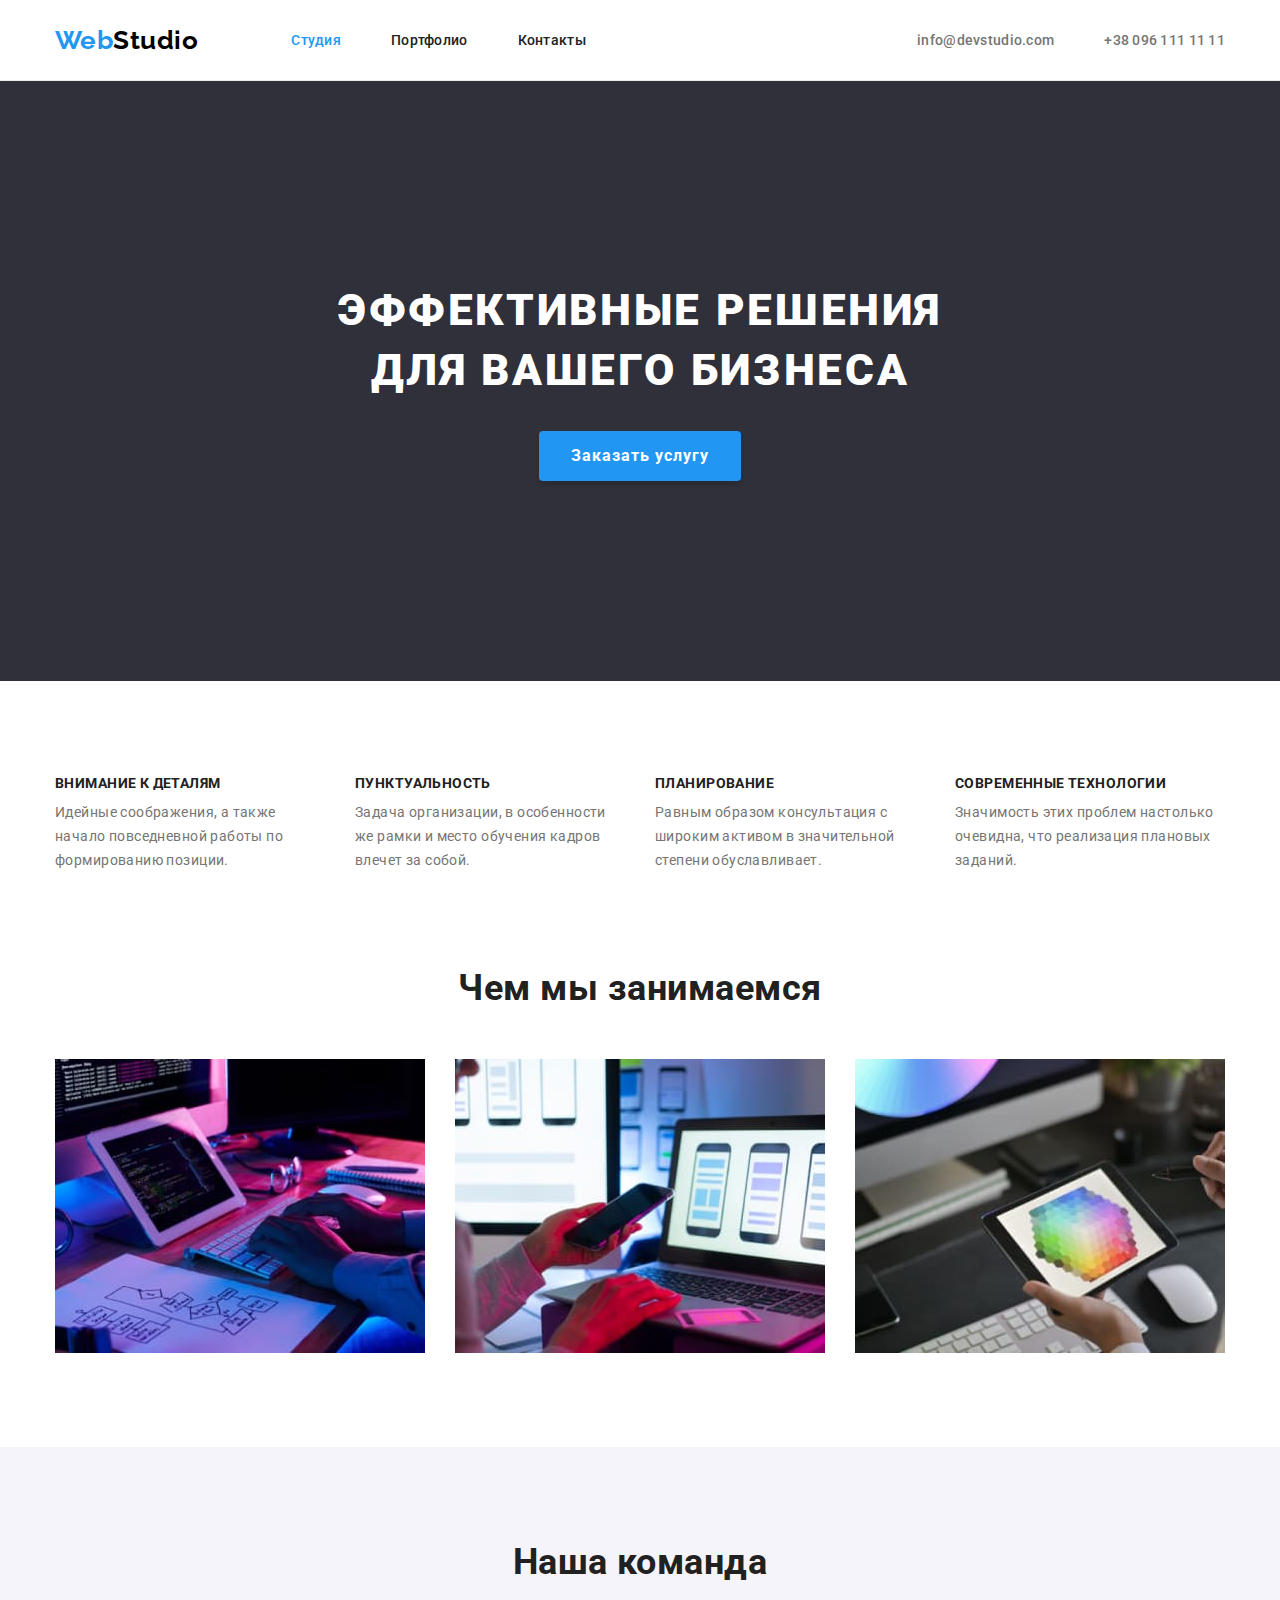
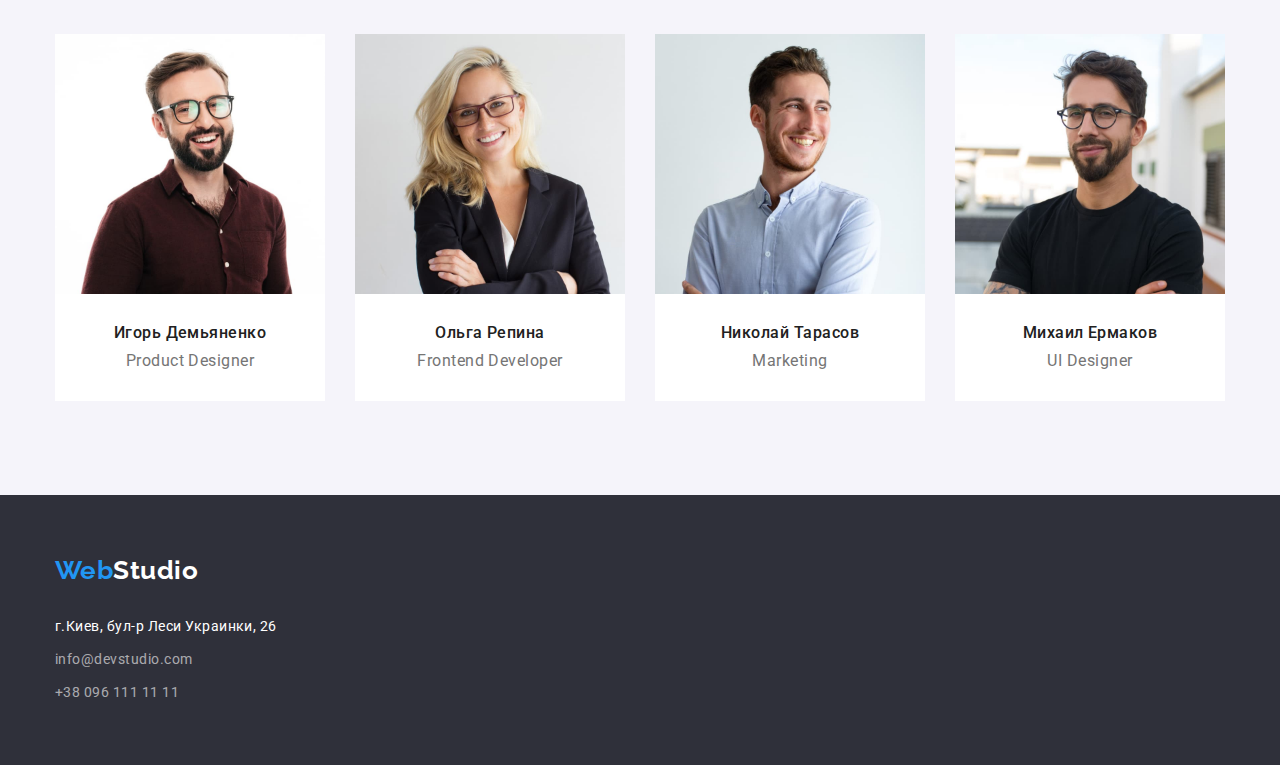
<file: index.html>
<!DOCTYPE html>

<html lang="ru">

<head>
    <meta charset="UTF-8">
    <meta http-equiv="X-UA-Compatible" content="IE=edge">
    <meta name="viewport" content="width=device-width, initial-scale=1.0">
    <title>Студия</title>
    <link rel="preconnect" href="https://fonts.googleapis.com">
    <link rel="preconnect" href="https://fonts.gstatic.com" crossorigin>
    <link href="https://fonts.googleapis.com/css2?family=Raleway:wght@700&family=Roboto:wght@400;500;700;900&display=swap"
        rel="stylesheet">
    <link rel="stylesheet" href="https://cdnjs.cloudflare.com/ajax/libs/modern-normalize/1.1.0/modern-normalize.min.css">
    <link rel="stylesheet" href="./css/styles.css">
</head>

<body>

    <!-- ================= Шапка ================ -->
    <header class="header">
        <div class="container header-container">

            <!-- Навигация -->
            <nav class="nav">
                <a href="./index.html" class="logo link"><span class="accent">Web</span>Studio</a>
                <ul class="site-nav list">
                    <li class="list-item"><a class="link current" href="./index.html">Студия</a></li>
                    <li class="list-item"><a class="link" href="./portfolio.html">Портфолио</a></li>
                    <li class="list-item"><a class="link" href="./contacts.html">Контакты</a></li>
                </ul>
            </nav>

            <!-- Контакты в Шапке -->
            <ul class="header-contact list">
                <li class="list-item"><a class="link" href="mailto:info@devstudio.com">info@devstudio.com</a></li>
                <li class="list-item"><a class="link" href="tel:+380961111111">+38 096 111 11 11</a></li>           
            </ul>

        </div>
    </header>
    <!-- =============== Конец Шапка ============== -->

    <main>
        <!--================ Герой ===================-->
        <section class="section-hero">
            <div class="container">
                <h1 class="hero-title">Эффективные решения для вашего бизнеса</h1>
                <button type="button" class="button">Заказать услугу</button>
            </div>
        </section>
        <!--============== Конец Герой ==============-->

        <!--============== Особенности ==============-->
        <section class="section-feature section">
            <div class="container">
                <h2 class="visually-hidden">Особенности</h2>
                <ul class="feature-list list">
                    <li class="feature-list-item">
                        <h3 class="feature-title title">Внимание к деталям</h3>
                        <p class="feature-paragraf">Идейные соображения, а также начало повседневной работы по формированию позиции.</p>
                    </li>
                
                    <li class="feature-list-item">
                        <h3 class="feature-title title">Пунктуальность</h3>
                        <p class="feature-paragraf">Задача организации, в особенности же рамки и место обучения кадров влечет за собой.</p>
                    </li>
                
                    <li class="feature-list-item">
                        <h3 class="feature-title title">Планирование</h3>
                        <p class="feature-paragraf">Равным образом консультация с широким активом в значительной степени обуславливает.</p>
                    </li>
                
                    <li class="feature-list-item">
                        <h3 class="feature-title title">Современные технологии</h3>
                        <p class="feature-paragraf">Значимость этих проблем настолько очевидна, что реализация плановых заданий.</p>
                    </li>
                </ul>
            </div>
        </section>
        <!--============ Конец Особенности ============-->

        <!--=========== Чем мы занимаемся =============-->
        <section class="section-opportunity section">
            <div class="container">
                <h2 class="opportunity-title title">Чем мы занимаемся</h2>
                <ul class="opportunity-list list">
                    <li class="opportunity-list-item"><img src="./images/box_1.jpg" alt="Верстка" width="370"></li>
                    <li class="opportunity-list-item"><img src="./images/box_2.jpg" alt="Приложения" width="370"></li>
                    <li class="opportunity-list-item"><img src="./images/box_3.jpg" alt="Дизайн" width="370"></li>
                </ul>
            </div>
        </section>
        <!--======== Конец Чем мы занимаемся =========-->

        <!--============ Наша команда ================-->
        <section class="section-team section">
            <div class="container">
                <h2 class="team-title title">Наша команда</h2>
                <ul class="team-list list">
                    <li class="team-list-item">
                        <img src="./images/team_card_1.jpg" alt="Проектировщик" width="270">
                        <div class="team-list-content">
                            <h3 class="team-persona title">Игорь Демьяненко</h3>
                            <p class="team-profession">Product Designer</p>
                        </div>
                    </li>
                
                    <li class="team-list-item">
                        <img src="./images/team_card_2.jpg" alt="Разработчик" width="270">
                        <div class="team-list-content">
                            <h3 class="team-persona title">Ольга Репина</h3>
                            <p class="team-profession">Frontend Developer</p>
                        </div>
                    </li>
                
                    <li class="team-list-item">
                        <img src="./images/team_card_3.jpg" alt="Маркетолог" width="270">
                        <div class="team-list-content">
                            <h3 class="team-persona title">Николай Тарасов</h3>
                            <p class="team-profession">Marketing</p>
                        </div>
                    </li>
                
                    <li class="team-list-item">
                        <img src="./images/team_card_4.jpg" alt="Дизайнер" width="270">
                        <div class="team-list-content">
                            <h3 class="team-persona title">Михаил Ермаков</h3>
                            <p class="team-profession">UI Designer</p>
                        </div>
                    </li>
                </ul>
            </div>
        </section>
        <!--========== Конец Наша команда =============-->

    </main>

    <!--=================== Подвал ====================-->
    <footer class="footer">
        <div class="container">
            <a href="./index.html" class="logo link"><span class="accent">Web</span>Studio</a>
            <address class="footer-contact">
                <ul class="list">
                    <li class="list-item">
                        <a class="link" href="https://goo.gl/maps/2K6fqJcFHeFauVWUA" target="_blank" rel="noopener noreferrer">г.Киев, бул-р Леси Украинки, 26</a>
                    </li>
                    <li class="list-item">
                        <a class="link link-dark" href="mailto:info@devstudio.com">info@devstudio.com</a>
                    </li>
                    <li class="list-item">
                        <a class="link link-dark" href="tel:+380961111111">+38 096 111 11 11</a>
                    </li>
                </ul>
            </address>
        </div>
    </footer>
    <!--================= Конец Подвал ================-->
</body>
</html>
</file>
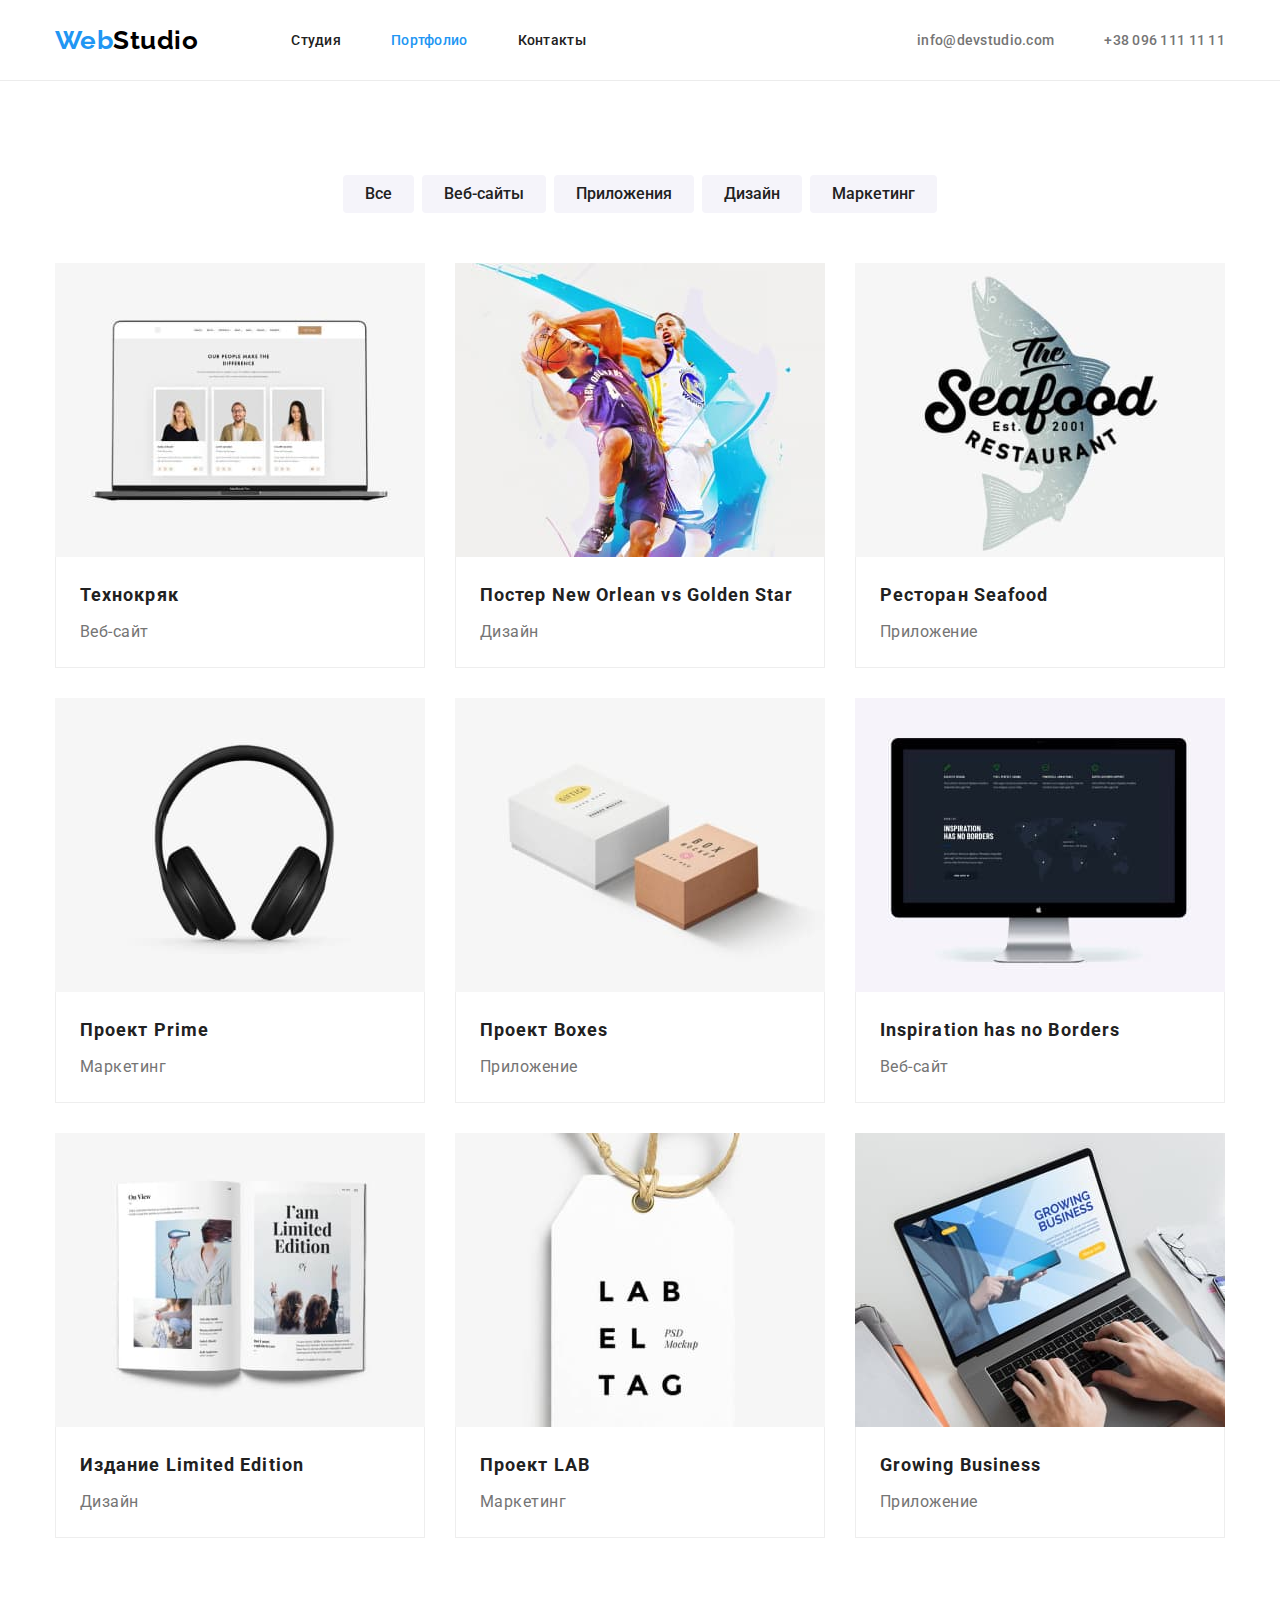
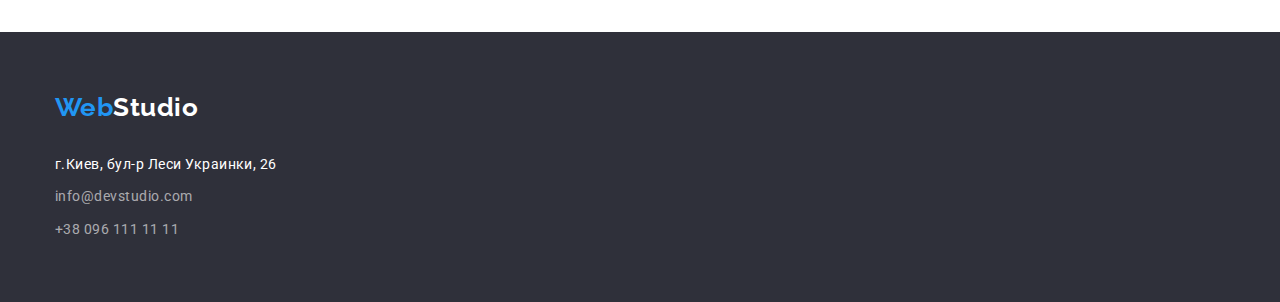
<file: portfolio.html>
<!DOCTYPE html>

<html lang="ru">

<head>
    <meta charset="UTF-8">
    <meta http-equiv="X-UA-Compatible" content="IE=edge">
    <meta name="viewport" content="width=device-width, initial-scale=1.0">
    <title>Портфолио</title>
    <link rel="preconnect" href="https://fonts.googleapis.com">
    <link rel="preconnect" href="https://fonts.gstatic.com" crossorigin>
    <link href="https://fonts.googleapis.com/css2?family=Raleway:wght@700&family=Roboto:wght@400;500;700;900&display=swap"
        rel="stylesheet">
    <link rel="stylesheet" href="https://cdnjs.cloudflare.com/ajax/libs/modern-normalize/1.1.0/modern-normalize.min.css">
    <link rel="stylesheet" href="./css/styles.css">
</head>

<body>

    <!-- ================= Шапка ================ -->
    <header class="header">
        <div class="container header-container">
    
            <!-- Навигация -->
            <nav class="nav">
                <a href="./index.html" class="logo link"><span class="accent">Web</span>Studio</a>
                <ul class="site-nav list">
                    <li class="list-item"><a class="link" href="./index.html">Студия</a></li>
                    <li class="list-item"><a class="link current" href="./portfolio.html">Портфолио</a></li>
                    <li class="list-item"><a class="link" href="./contacts.html">Контакты</a></li>
                </ul>
            </nav>
    
            <!-- Контакты в Шапке -->
            <ul class="header-contact list">
                <li class="list-item"><a class="link" href="mailto:info@devstudio.com">info@devstudio.com</a></li>
                <li class="list-item"><a class="link" href="tel:+380961111111">+38 096 111 11 11</a></li>
            </ul>
    
        </div>
    </header>
    <!-- =============== Конец Шапка ============== -->

    <main>
        <!--============= Портфолио ================-->
        <section class="section-portfolio section">
            <div class="container">
                <!-- Скрытый заголовок -->
                <h1 class="visually-hidden">Портфолио</h1>
                
                <!-- Кнопки фильтра -->
                <ul class="filter-list list">
                    <li class="filter-list-item"> <button type="button" class="portfolio-filter-button button">Все</button> </li>
                    <li class="filter-list-item"> <button type="button" class="portfolio-filter-button button">Веб-сайты</button> </li>
                    <li class="filter-list-item"> <button type="button" class="portfolio-filter-button button">Приложения</button> </li>
                    <li class="filter-list-item"> <button type="button" class="portfolio-filter-button button">Дизайн</button> </li>
                    <li class="filter-list-item"> <button type="button" class="portfolio-filter-button button">Маркетинг</button> </li>
                </ul>
                <!-- Конец Кнопки фильтра -->
                
                <!-- Карточки Проектов-->
                <ul class="project-list list">
                    <li class="project-list-item">
                        <a href="" class="link">
                            <img src="./images/project_1.jpg" alt="Технокряк" width="370">
                            <div class="project-card-text">
                                <h2 class="project-title title">Технокряк</h2>
                                <p class="project-descriptor">Веб-сайт</p>
                            </div>
                        </a>
                    </li>
                
                    <li class="project-list-item">
                        <a href="" class="link">
                            <img src="./images/project_2.jpg" alt="Постер New Orlean vs Golden Star" width="370">
                            <div class="project-card-text">
                                <h2 class="project-title title">Постер New Orlean vs Golden Star</h2>
                                <p class="project-descriptor">Дизайн</p>
                            </div>
                        </a>
                
                    </li>
                
                    <li class="project-list-item">
                        <a href="" class="link">
                            <img src="./images/project_3.jpg" alt="Ресторан Seafood" width="370">
                            <div class="project-card-text">
                                <h2 class="project-title title">Ресторан Seafood</h2>
                                <p class="project-descriptor">Приложение</p>
                            </div>
                        </a>
                    </li>
                
                    <li class="project-list-item">
                        <a href="" class="link">
                            <img src="./images/project_4.jpg" alt="Проект Prime" width="370">
                            <div class="project-card-text">
                                <h2 class="project-title title">Проект Prime</h2>
                                <p class="project-descriptor">Маркетинг</p>
                            </div>
                        </a>
                    </li>
                
                    <li class="project-list-item">
                        <a href="" class="link">
                            <img src="./images/project_5.jpg" alt="Проект Boxes" width="370">
                            <div class="project-card-text">
                                <h2 class="project-title title">Проект Boxes</h2>
                                <p class="project-descriptor">Приложение</p>
                            </div>
                        </a>
                    </li>
                
                    <li class="project-list-item">
                        <a href="" class="link">
                            <img src="./images/project_6.jpg" alt="Inspiration has no Borders" width="370">
                            <div class="project-card-text">
                                <h2 class="project-title title">Inspiration has no Borders</h2>
                                <p class="project-descriptor">Веб-сайт</p>
                            </div>
                        </a>
                    </li>
                
                    <li class="project-list-item">
                        <a href="" class="link">
                            <img src="./images/project_7.jpg" alt="Издание Limited Edition" width="370">
                            <div class="project-card-text">
                                <h2 class="project-title title">Издание Limited Edition</h2>
                                <p class="project-descriptor">Дизайн</p>
                            </div>
                        </a>
                    </li>
                
                    <li class="project-list-item">
                        <a href="" class="link">
                            <img src="./images/project_8.jpg" alt="Проект LAB" width="370">
                            <div class="project-card-text">
                                <h2 class="project-title title">Проект LAB</h2>
                                <p class="project-descriptor">Маркетинг</p>
                            </div>
                        </a>
                    </li>
                
                    <li class="project-list-item">
                        <a href="" class="link">
                            <img src="./images/project_9.jpg" alt="Growing Business" width="370">
                            <div class="project-card-text">
                                <h2 class="project-title title">Growing Business</h2>
                                <p class="project-descriptor">Приложение</p>
                            </div>
                        </a>
                    </li>
                </ul>
                <!-- Конец Карточки Проектов-->
                </section>

                <!--=========== Конец Портфолио ==============-->
            </div>
    </main>
    
    <!--=================== Подвал ====================-->
    <footer class="footer">
        <div class="container">
            <a href="./index.html" class="logo link"><span class="accent">Web</span>Studio</a>
            <address class="footer-contact">
                <ul class="list">
                    <li class="list-item">
                        <a class="link" href="https://goo.gl/maps/2K6fqJcFHeFauVWUA" target="_blank"
                            rel="noopener noreferrer">г.Киев, бул-р Леси Украинки, 26</a>
                    </li>
                    <li class="list-item">
                        <a class="link link-dark" href="mailto:info@devstudio.com">info@devstudio.com</a>
                    </li>
                    <li class="list-item">
                        <a class="link link-dark" href="tel:+380961111111">+38 096 111 11 11</a>
                    </li>
                </ul>
            </address>
        </div>
    </footer>
    <!--================= Конец Подвал ================-->
</body>
</html>
</file>
<file: css/styles.css>
:root {
  /* Палитра цветов */
  /* цвет текст*/
  --primary-text-color: #757575;
  --alt-text-color: #212121;
  --hero-text-color: #ffffff;

  /* цвет лого */
  --logo-header-color: #000000;
  --logo-footer-color: #ffffff;

  /* цвет акцент */
  --accent-color: #2196f3;
  --accent-color-hover-hero-button: #188ce8;

  /* цвет кнопка */
  --active-button-text-color: #ffffff;
  --passive-button-bg-color: #f5f4fa;

  /* цвет фон */
  --primary-bg-color: #ffffff;
  --hero-bg-color: #2f303a;
  --team-bg-color: #f5f4fa;
  --footer-bg-color: #2f303a;

  /* цвет рамка */
  --header-border-color: #ececec;
  --portfolio-card-border-color: #eeeeee;

  /* Расстояние между элементами в сетке */
  --gap: 30px;
}

body {
  background-color: var(--primary-bg-color);
  color: var(--primary-text-color);

  font-family: 'Roboto', sans-serif;

  letter-spacing: 0.03em;
}

/* html {
  box-sizing: border-box;
}

*,
*::before,
*::after {
  box-sizing: inherit;
} */

/* ========== Сброс от Преподавателя ======== */
h1,
h2,
h3,
h4,
h5,
h6,
p {
  margin-top: 0;
  margin-bottom: 0;
}

ul,
ol {
  margin-top: 0;
  margin-bottom: 0;
  padding-left: 0;
}

img {
  display: block;
  max-width: 100%;
}

.list {
  list-style: none;
}

.link {
  text-decoration: none;
}
/* ======== Конец Сброс от Преподавателя ====== */

.button {
  cursor: pointer;
  border-radius: 4px;
  border-width: 0;
  text-align: center;
}

.title {
  font-weight: 700;
  font-size: 36px;
  line-height: 1.17;

  color: var(--alt-text-color);
}

/* ================== Visually Hidden ================ */
.visually-hidden {
  position: absolute;
  width: 1px;
  height: 1px;
  margin: -1px;
  border: 0;
  padding: 0;

  white-space: nowrap;
  clip-path: inset(100%);
  clip: rect(0 0 0 0);
  overflow: hidden;
}
/* =============== End of Visually Hidden ============= */

.container {
  width: 1200px;
  padding-left: 15px;
  padding-right: 15px;
  margin: 0 auto;
  /* outline: 2px solid tomato; */
}

.section {
  padding-top: 94px;
  padding-bottom: 94px;
  /* outline: 2px solid yellowgreen; */
}

/* ================= Header ================ */
.header {
  /* padding-top: 24px;
  padding-bottom: 25px; */
  border-bottom: 1px solid var(--header-border-color);
}
/* выстраиваем в ряд навигацию (лого+нав) и контакты */
.header-container {
  display: flex;
  align-items: center;
}
/* выстраиваем в ряд лого, меню навигации и контакты */
.nav {
  display: flex;
  align-items: center;
}
/* выстраиваем в ряд элементы меню навигации */
.site-nav {
  display: flex;
  align-items: center;
}
/* отодвигаем от лого вправо меню навигации */
.logo {
  margin-right: 93px;
}
/* раздвигаем элементы меню навигации */
.site-nav .list-item:not(:last-child) {
  margin-right: 50px;
}
/* выстраиваем в ряд элементы контакты */
.header-contact {
  display: flex;
  align-items: center;
}
/* отодвигаем конакты впрово */
.header-contact {
  margin-left: auto;
}
/* раздвигаем элементы контакты */
.header-contact .list-item:not(:last-child) {
  margin-right: 50px;
}

/* Logo Header*/
.logo {
  color: var(--logo-header-color);

  font-family: Raleway;
  font-weight: 700;
  font-size: 26px;
  line-height: 1.17;
}
.logo .accent {
  color: var(--accent-color);
}

/* Header Navigation */
.site-nav .link {
  color: var(--alt-text-color);

  font-weight: 500;
  font-size: 14px;
  line-height: 1.17;
  letter-spacing: 0.02em;

  display: block;

  padding-top: 32px;
  padding-bottom: 32px;
}

.site-nav .link:hover,
.site-nav .link:focus {
  color: var(--accent-color);
}
.site-nav .link.current {
  color: var(--accent-color);
}

/* Header Contacts */
.header-contact .link {
  color: var(--primary-text-color);

  font-weight: 500;
  font-size: 14px;
  line-height: 1.17;
  letter-spacing: 0.02em;
}
.header-contact .link:hover,
.header-contact .link:focus {
  color: var(--accent-color);
}

/* ================ Section Hero =============== */
.section-hero {
  background-color: var(--hero-bg-color);
  padding: 200px 0;
  text-align: center;
}

.hero-title {
  color: var(--hero-text-color);
  font-weight: 900;
  font-size: 44px;
  line-height: 1.36;
  letter-spacing: 0.06em;

  text-transform: uppercase;

  max-width: 696px;
  margin: 0 auto 30px;
}

/* Hero Button */
.section-hero .button {
  background-color: var(--accent-color);
  color: var(--active-button-text-color);

  font-weight: 700;
  font-size: 16px;
  line-height: 1.88;
  letter-spacing: 0.06em;

  /* геометрия кнопки HERO */
  padding: 10px 32px; /* защита от прижимания к границам при переполнении */

  box-shadow: 0px 4px 4px rgba(0, 0, 0, 0.15);
}

.section-hero .button:hover,
.section-hero .button:focus {
  background-color: var(--accent-color-hover-hero-button);
}

/* ================ Section Особенности ================ */
/* Убираю верхний падинг, который отсутствует только в этой секции */
.section-feature {
  padding-bottom: 0;
}
/* Карточка Особенности */
.feature-title {
  font-size: 14px;
  line-height: 1.17;
  letter-spacing: 0.03em;
  text-transform: uppercase;
  margin-bottom: 10px;
}
.feature-paragraf {
  font-size: 14px;
  line-height: 1.71;
  letter-spacing: 0.03em;
}
/* Расставляем Feature карточки по сетке и задаем ширину */
.feature-list {
  display: flex;
  flex-wrap: wrap;
  margin-left: calc(-1 * var(--gap));
  margin-top: calc(-1 * var(--gap));
}

.feature-list-item {
  margin-left: var(--gap);
  margin-top: var(--gap);
  flex-basis: calc(100% / 4 - var(--gap));
  /* outline: 2px solid purple; */
}

/* .feature-list-item:not(:last-child) {
  margin-right: 30px;
} */

/* ================= Section Чем мы занимаемся ================ */
.opportunity-title {
  margin-bottom: 50px;
  text-align: center;
}
/* Расставляяем Opportunity карточки по сетке и задаем размер */
.opportunity-list {
  display: flex;
  flex-wrap: wrap;
  margin-left: calc(-1 * var(--gap));
  margin-top: calc(-1 * var(--gap));
}

.opportunity-list-item {
  margin-left: var(--gap);
  margin-top: var(--gap);
  flex-basis: calc(100% / 3 - var(--gap));
}
/* .section-opportunity .list-item:not(:last-child) {
  margin-right: 30px;
} */

/* ===================== Section Команда ==================== */
.section-team {
  background-color: var(--team-bg-color);
  padding-top: 94px;
  padding-bottom: 94px;
}

.team-title {
  margin-bottom: 50px;
  text-align: center;
}
/* Карточка Команда */
.team-list-content {
  padding: 30px 10px;
  /* верхний и нижний падинги по 30 взяты с макета
  а боковые падинги по 10 придумал сам 
  для защиты от переполнения */
}

.team-persona {
  font-weight: 500;
  font-size: 16px;
  line-height: 1.17;
  text-align: center;
  margin-bottom: 10px;
}

.team-profession {
  /* font-weight: 400; */
  font-size: 16px;
  line-height: 1.17;
  text-align: center;
}
/* Расставляяем Team карточки по сетке и задаем размер */
.team-list {
  display: flex;
  flex-wrap: wrap;
  margin-left: calc(-1 * var(--gap));
  margin-top: calc(-1 * var(--gap));
}

.team-list-item {
  background-color: var(--primary-bg-color);
  margin-left: var(--gap);
  margin-top: var(--gap);
  flex-basis: calc(100% / 4 - var(--gap));
}

/* .section-team .list-item:not(:last-child) {
  margin-right: 30px;
} */

/* ===================== Footer ======================*/
.footer {
  background-color: var(--footer-bg-color);
  padding-top: 60px;
  padding-bottom: 60px;
  /* margin-right: 0; */
}

.footer-contact {
  margin-top: 30px;
}

/* Logo Footer*/
.footer .logo {
  color: var(--logo-footer-color);
  margin-right: 0;
}

/* Footer Contacts */
.footer-contact .link {
  color: var(--hero-text-color);
  font-style: normal;
  /* font-weight: 400; */
  font-size: 14px;
  line-height: 1.71;
}

.footer-contact .link-dark {
  color: rgba(255, 255, 255, 0.6);
}

.footer-contact .link:hover,
.footer-contact .link:focus {
  color: var(--accent-color);
}

.footer-contact .list-item:not(:last-child) {
  margin-bottom: 9px;
}

/* =================== Section Портфолио =============== */

/* Portfolio Filter Button */

.portfolio-filter-button {
  color: var(--alt-text-color);
  background-color: var(--passive-button-bg-color);
  font-weight: 500;
  font-size: 16px;
  line-height: 1.63;

  padding: 6px 22px;
}

.portfolio-filter-button:hover,
.portfolio-filter-button:focus {
  color: var(--active-button-text-color);
  background-color: var(--accent-color);
}

/* Ставим кнопки фильтра Portfolio в ряд */

.filter-list {
  display: flex;
  flex-wrap: wrap;
  justify-content: center;
  margin-bottom: 50px;
}

.filter-list-item:not(:last-child) {
  margin-right: 8px;
}

/* Portfolio Карточки */

.project-title {
  /* font-weight: 700; */
  font-size: 18px;
  line-height: 2;
  letter-spacing: 0.06em;
  margin-bottom: 4px;
}

.project-descriptor {
  color: var(--primary-text-color);
  /* font-weight: 400; */
  font-size: 16px;
  line-height: 1.87;
}

.project-card-text {
  border: 1px solid var(--portfolio-card-border-color);
  border-top: none;

  padding: 20px 24px;
}

/* Расставляяем Portfolio карточки по сетке и задаем размер */

.project-list {
  display: flex;
  flex-wrap: wrap;
  margin-left: calc(-1 * var(--gap));
  margin-top: calc(-1 * var(--gap));
}

.project-list-item {
  margin-left: var(--gap);
  margin-top: var(--gap);
  flex-basis: calc(100% / 3 - var(--gap));
}
</file>
